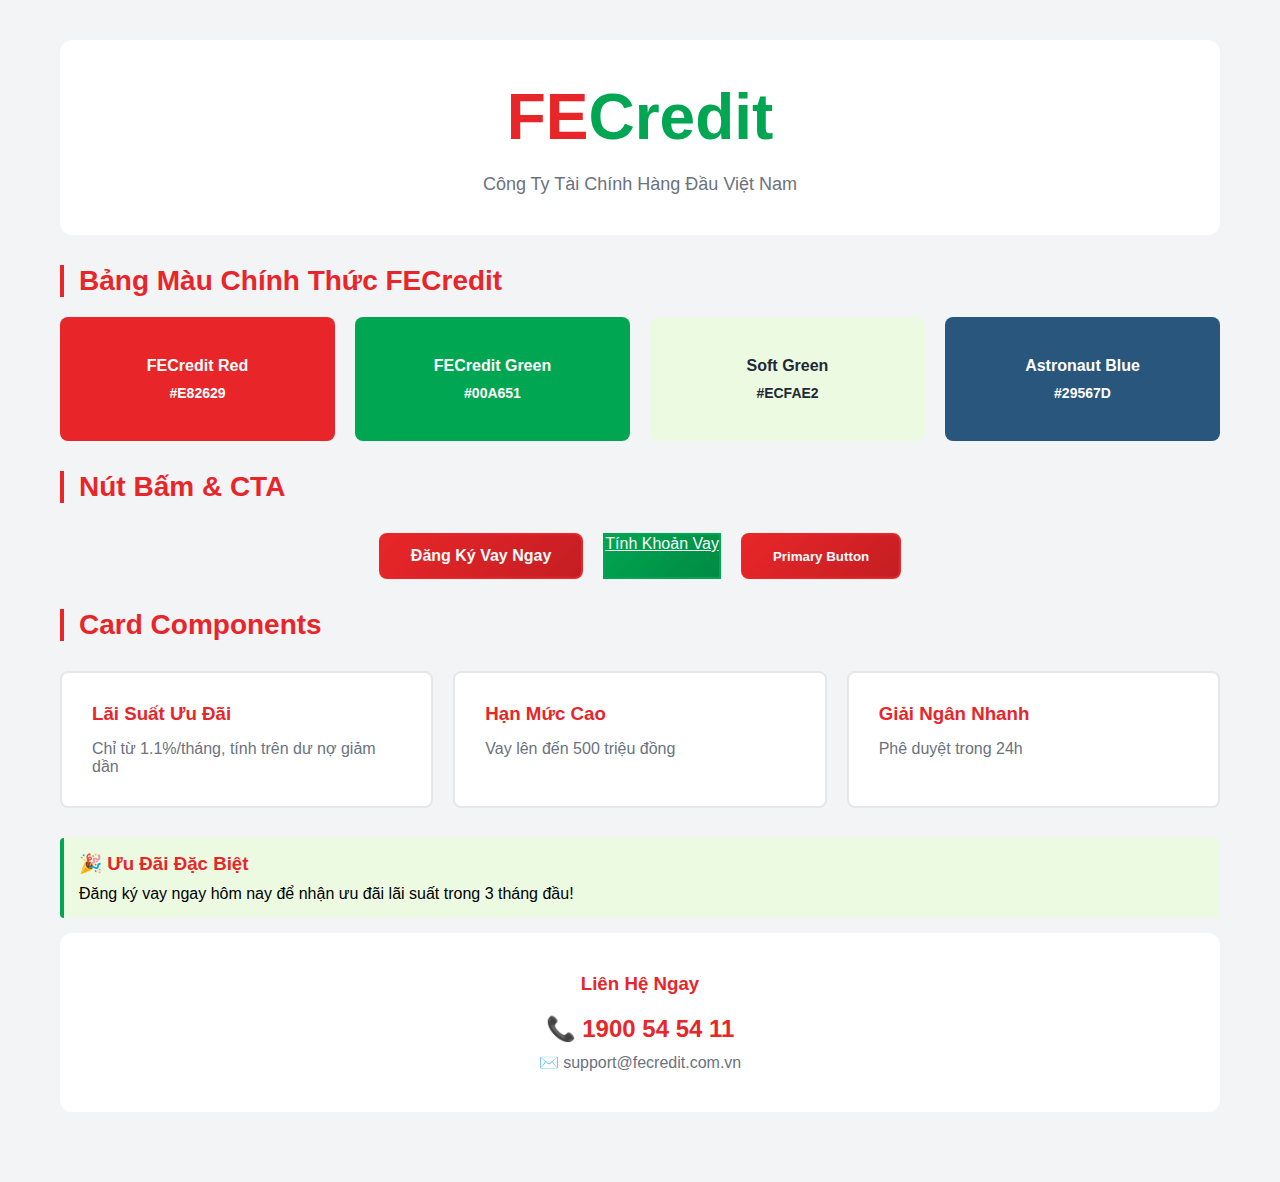
<file: fecredit-brand-test.html>
<!DOCTYPE html>
<html lang="vi">
<head>
    <meta charset="UTF-8">
    <meta name="viewport" content="width=device-width, initial-scale=1.0">
    <title>FECredit Branding Test</title>
    <link rel="stylesheet" href="/assets/css/fecredit-theme.css">
    <style>
        * {
            margin: 0;
            padding: 0;
            box-sizing: border-box;
        }
        
        body {
            font-family: Arial, sans-serif;
            background: #f3f4f6;
        }
        
        .test-container {
            max-width: 1200px;
            margin: 0 auto;
            padding: 40px 20px;
        }
        
        .brand-showcase {
            background: white;
            padding: 40px;
            border-radius: 12px;
            margin-bottom: 30px;
            text-align: center;
        }
        
        .logo-display {
            font-size: 64px;
            font-weight: bold;
            margin-bottom: 20px;
        }
        
        .color-palette {
            display: grid;
            grid-template-columns: repeat(auto-fit, minmax(200px, 1fr));
            gap: 20px;
            margin-bottom: 30px;
        }
        
        .color-box {
            padding: 40px;
            border-radius: 8px;
            color: white;
            text-align: center;
            font-weight: bold;
        }
        
        .button-showcase {
            display: flex;
            gap: 20px;
            flex-wrap: wrap;
            justify-content: center;
            margin: 30px 0;
        }
        
        .section-title {
            color: var(--fecredit-red);
            font-size: 28px;
            margin: 30px 0 20px;
            border-left: 4px solid var(--fecredit-red);
            padding-left: 15px;
        }
        
        .feature-grid {
            display: grid;
            grid-template-columns: repeat(auto-fit, minmax(250px, 1fr));
            gap: 20px;
            margin: 30px 0;
        }
        
        .feature-card {
            background: white;
            padding: 30px;
            border-radius: 8px;
            border: 2px solid #e5e7eb;
            transition: all 0.3s ease;
        }
        
        .feature-card:hover {
            border-color: var(--fecredit-red);
            box-shadow: 0 4px 12px rgba(232, 38, 41, 0.15);
            transform: translateY(-5px);
        }
    </style>
</head>
<body>
    <div class="test-container">
        <!-- Brand Logo Showcase -->
        <div class="brand-showcase">
            <div class="logo-display">
                <span style="color: #E82629;">FE</span><span style="color: #00A651;">Credit</span>
            </div>
            <p style="font-size: 18px; color: #6B7280;">Công Ty Tài Chính Hàng Đầu Việt Nam</p>
        </div>
        
        <!-- Color Palette -->
        <h2 class="section-title">Bảng Màu Chính Thức FECredit</h2>
        <div class="color-palette">
            <div class="color-box" style="background-color: #E82629;">
                <p>FECredit Red</p>
                <p style="font-size: 14px; margin-top: 10px;">#E82629</p>
            </div>
            <div class="color-box" style="background-color: #00A651;">
                <p>FECredit Green</p>
                <p style="font-size: 14px; margin-top: 10px;">#00A651</p>
            </div>
            <div class="color-box" style="background-color: #ECFAE2; color: #1F2937;">
                <p>Soft Green</p>
                <p style="font-size: 14px; margin-top: 10px;">#ECFAE2</p>
            </div>
            <div class="color-box" style="background-color: #29567D;">
                <p>Astronaut Blue</p>
                <p style="font-size: 14px; margin-top: 10px;">#29567D</p>
            </div>
        </div>
        
        <!-- Button Showcase -->
        <h2 class="section-title">Nút Bấm & CTA</h2>
        <div class="button-showcase">
            <a href="#" class="btn-primary">Đăng Ký Vay Ngay</a>
            <a href="#" class="btn-secondary">Tính Khoản Vay</a>
            <button class="btn-primary">Primary Button</button>
        </div>
        
        <!-- Feature Cards -->
        <h2 class="section-title">Card Components</h2>
        <div class="feature-grid">
            <div class="feature-card">
                <h3 style="color: #E82629; margin-bottom: 15px;">Lãi Suất Ưu Đãi</h3>
                <p style="color: #6B7280;">Chỉ từ 1.1%/tháng, tính trên dư nợ giảm dần</p>
            </div>
            <div class="feature-card">
                <h3 style="color: #E82629; margin-bottom: 15px;">Hạn Mức Cao</h3>
                <p style="color: #6B7280;">Vay lên đến 500 triệu đồng</p>
            </div>
            <div class="feature-card">
                <h3 style="color: #E82629; margin-bottom: 15px;">Giải Ngân Nhanh</h3>
                <p style="color: #6B7280;">Phê duyệt trong 24h</p>
            </div>
        </div>
        
        <!-- Highlight Box -->
        <div class="fecredit-highlight">
            <h3 style="color: #E82629; margin-bottom: 10px;">🎉 Ưu Đãi Đặc Biệt</h3>
            <p>Đăng ký vay ngay hôm nay để nhận ưu đãi lãi suất trong 3 tháng đầu!</p>
        </div>
        
        <!-- Contact Info -->
        <div class="brand-showcase">
            <h3 style="color: #E82629; margin-bottom: 20px;">Liên Hệ Ngay</h3>
            <p style="font-size: 24px; color: #E82629; font-weight: bold; margin-bottom: 10px;">
                📞 1900 54 54 11
            </p>
            <p style="color: #6B7280;">
                ✉️ support@fecredit.com.vn
            </p>
        </div>
    </div>
</body>
</html>
</file>
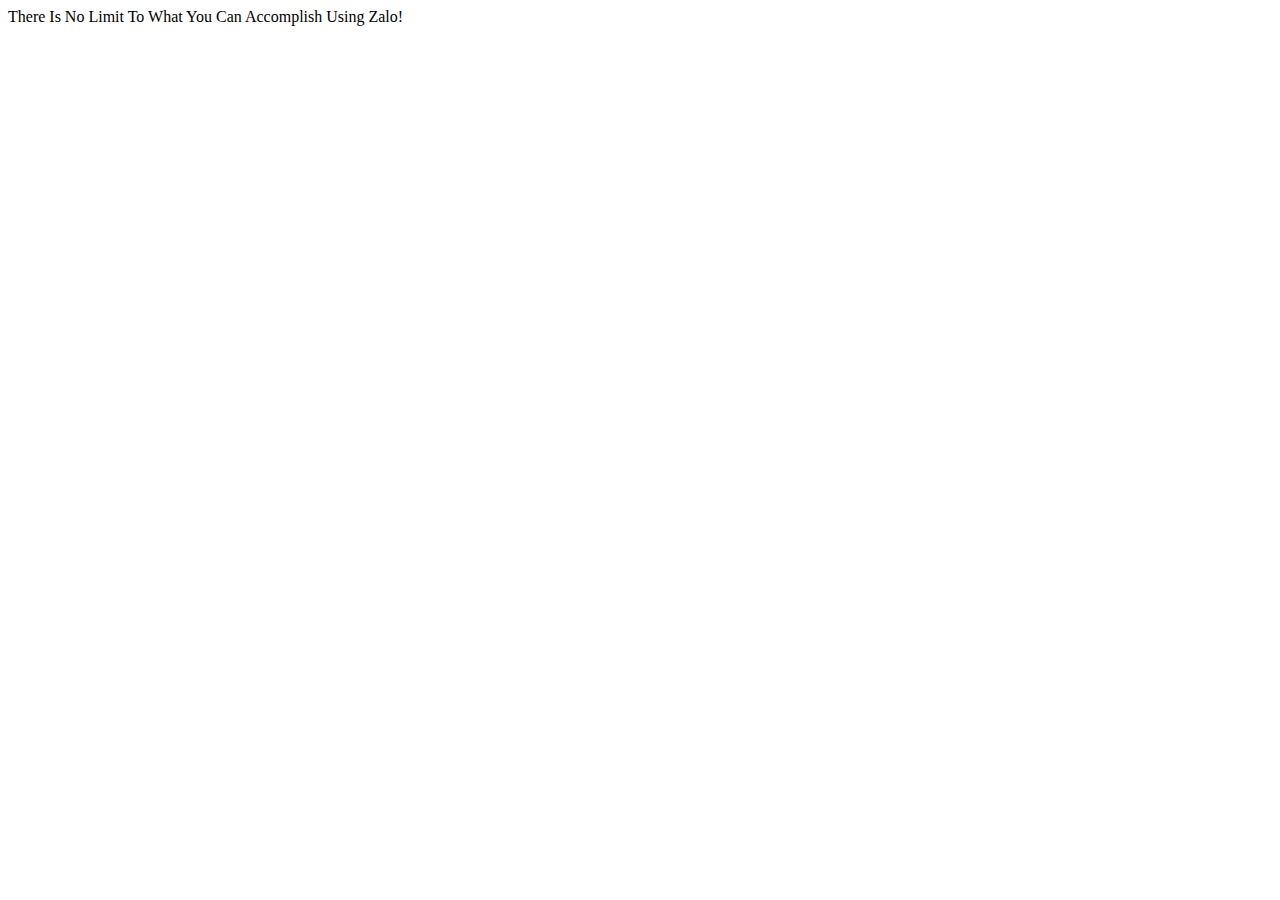
<file: configs/zalo_verifierI_QI2Pc40onDiuWIhBK-AtZ2dJ2Kj4fhEJ0o 2.html>
<!DOCTYPE html>
<html lang="en">

<head>
    <meta property="zalo-platform-site-verification" content="I_QI2Pc40onDiuWIhBK-AtZ2dJ2Kj4fhEJ0o" />
</head>

<body>
There Is No Limit To What You Can Accomplish Using Zalo!
</body>

</html>
</file>
<file: assets/css/fecredit-theme.css>
/*
 * FECredit Theme - Official Brand Colors and Styling
 * Based on FECredit Vietnam Brand Guidelines
 */

:root {
  /* FECredit Primary Brand Colors */
  --fecredit-red: #E82629;           /* Alizarin Crimson - Passion, prosperity */
  --fecredit-green: #00A651;         /* Primary Green - Trust, freshness */
  --fecredit-soft-green: #ECFAE2;    /* Feta - Comfort, security */
  --fecredit-blue: #29567D;          /* Astronaut - Reliability */
  --fecredit-grey: #6B7280;          /* Accent Grey */
  
  /* Functional Colors */
  --fecredit-text-dark: #1F2937;
  --fecredit-text-light: #F9FAFB;
  --fecredit-bg-light: #FFFFFF;
  --fecredit-bg-grey: #F3F4F6;
  
  /* Gradient */
  --fecredit-gradient: linear-gradient(135deg, #E82629 0%, #C41E22 100%);
  --fecredit-gradient-green: linear-gradient(135deg, #00A651 0%, #008A43 100%);
}

/* Global Body Styling */
body.fecredit_theme {
  font-family: 'Arial', 'Helvetica', sans-serif;
  color: var(--fecredit-text-dark);
}

/* Header Styling */
header {
  background-color: var(--fecredit-bg-light);
  border-bottom: 3px solid var(--fecredit-red);
}

header .top-nav {
  background-color: var(--fecredit-bg-grey);
  border-bottom: 1px solid #E5E7EB;
}

header .navigation {
  background-color: var(--fecredit-bg-light);
}

/* Navigation Links */
header .navigation .menu ul li a {
  color: var(--fecredit-text-dark);
  transition: color 0.3s ease;
}

header .navigation .menu ul li a:hover,
header .navigation .menu ul li a:focus {
  color: var(--fecredit-red);
}

/* Primary Buttons */
.btn-main a,
.btn-primary,
button.btn-primary {
  background: var(--fecredit-gradient);
  border: 2px solid var(--fecredit-red);
  color: var(--fecredit-text-light);
  font-weight: bold;
  padding: 12px 30px;
  border-radius: 8px;
  transition: all 0.3s ease;
  text-decoration: none;
  display: inline-block;
}

.btn-main a:hover,
.btn-primary:hover,
button.btn-primary:hover {
  background: #C41E22;
  border-color: #C41E22;
  transform: translateY(-2px);
  box-shadow: 0 4px 12px rgba(232, 38, 41, 0.3);
}

/* Secondary Buttons */
.btn-main.yellow a,
.btn-secondary {
  background: var(--fecredit-gradient-green);
  border: 2px solid var(--fecredit-green);
  color: var(--fecredit-text-light);
}

.btn-main.yellow a:hover,
.btn-secondary:hover {
  background: #008A43;
  border-color: #008A43;
  transform: translateY(-2px);
  box-shadow: 0 4px 12px rgba(0, 166, 81, 0.3);
}

/* Title Styling */
.title-blue,
h3.title-blue {
  color: var(--fecredit-red);
  font-weight: bold;
  border-left: 4px solid var(--fecredit-red);
  padding-left: 15px;
}

/* Banner */
.banner-top {
  position: relative;
  border-bottom: 4px solid var(--fecredit-red);
}

/* Tab Navigation */
.tab-w {
  background-color: var(--fecredit-bg-grey);
  border-bottom: 2px solid var(--fecredit-red);
}

.tab-w .list-tab .tab.active a,
.tab-w .list-tab .tab a:hover {
  color: var(--fecredit-red);
  border-bottom: 3px solid var(--fecredit-red);
}

/* Cards and Boxes */
.box {
  background-color: var(--fecredit-bg-light);
  border: 1px solid #E5E7EB;
  border-radius: 8px;
  padding: 20px;
  transition: all 0.3s ease;
}

.box:hover {
  border-color: var(--fecredit-red);
  box-shadow: 0 4px 12px rgba(232, 38, 41, 0.1);
}

/* Footer */
footer {
  background-color: var(--fecredit-text-dark);
  color: var(--fecredit-text-light);
}

footer .top {
  background-color: #374151;
  border-bottom: 3px solid var(--fecredit-red);
}

footer a {
  color: var(--fecredit-text-light);
  transition: color 0.3s ease;
}

footer a:hover {
  color: var(--fecredit-red);
}

/* Login Button */
.login .btn-log a {
  background: var(--fecredit-gradient);
  color: var(--fecredit-text-light);
  border-radius: 6px;
  padding: 8px 20px;
}

/* Mobile Navigation */
.header-mobile .top-nav {
  background-color: var(--fecredit-bg-light);
  border-bottom: 2px solid var(--fecredit-red);
}

/* Quick Access */
.quick-access {
  background-color: var(--fecredit-soft-green);
  border-left: 4px solid var(--fecredit-green);
}

.quick-access .ct .item a {
  color: var(--fecredit-text-dark);
  transition: color 0.3s ease;
}

.quick-access .ct .item a:hover {
  color: var(--fecredit-red);
}

/* Loan Benefits List */
.tab-expand .item .head {
  background-color: var(--fecredit-soft-green);
  border-left: 4px solid var(--fecredit-green);
  padding: 15px;
  border-radius: 4px;
  margin-bottom: 10px;
}

/* Support Services */
.our-support .box-support:hover {
  border-color: var(--fecredit-red);
  box-shadow: 0 4px 12px rgba(232, 38, 41, 0.15);
}

.our-support .box-support a {
  color: var(--fecredit-text-dark);
}

.our-support .box-support:hover a {
  color: var(--fecredit-red);
}

/* Hotline */
.hotline a {
  color: var(--fecredit-red);
  font-weight: bold;
}

/* Social Icons */
.social .icon {
  background-color: var(--fecredit-red);
  transition: background-color 0.3s ease;
}

.social .icon:hover {
  background-color: #C41E22;
}

/* Form Elements */
input[type="text"],
input[type="email"],
input[type="tel"],
input[type="number"],
select,
textarea {
  border: 2px solid #D1D5DB;
  border-radius: 6px;
  padding: 12px;
  transition: border-color 0.3s ease;
}

input[type="text"]:focus,
input[type="email"]:focus,
input[type="tel"]:focus,
input[type="number"]:focus,
select:focus,
textarea:focus {
  border-color: var(--fecredit-red);
  outline: none;
  box-shadow: 0 0 0 3px rgba(232, 38, 41, 0.1);
}

/* Loading Animation */
.loading {
  background-color: rgba(232, 38, 41, 0.9);
}

/* Breadcrumb */
.bread a {
  color: var(--fecredit-blue);
}

.bread a:hover {
  color: var(--fecredit-red);
}

/* Responsive */
@media (max-width: 768px) {
  .btn-main a,
  .btn-primary {
    padding: 10px 20px;
    font-size: 14px;
  }
}

/* Accessibility */
.skip-link:focus {
  background-color: var(--fecredit-red);
  color: var(--fecredit-text-light);
}

/* Chat Widget */
.AntBuddy-toggleButton path {
  stroke: var(--fecredit-red) !important;
}

button.AntBuddy-toggleButton {
  background-color: var(--fecredit-red) !important;
}

/* Special FECredit Elements */
.fecredit-badge {
  background: var(--fecredit-gradient);
  color: white;
  padding: 5px 15px;
  border-radius: 20px;
  font-size: 12px;
  font-weight: bold;
  display: inline-block;
}

.fecredit-highlight {
  background-color: var(--fecredit-soft-green);
  border-left: 4px solid var(--fecredit-green);
  padding: 15px;
  margin: 15px 0;
  border-radius: 4px;
}
</file>
